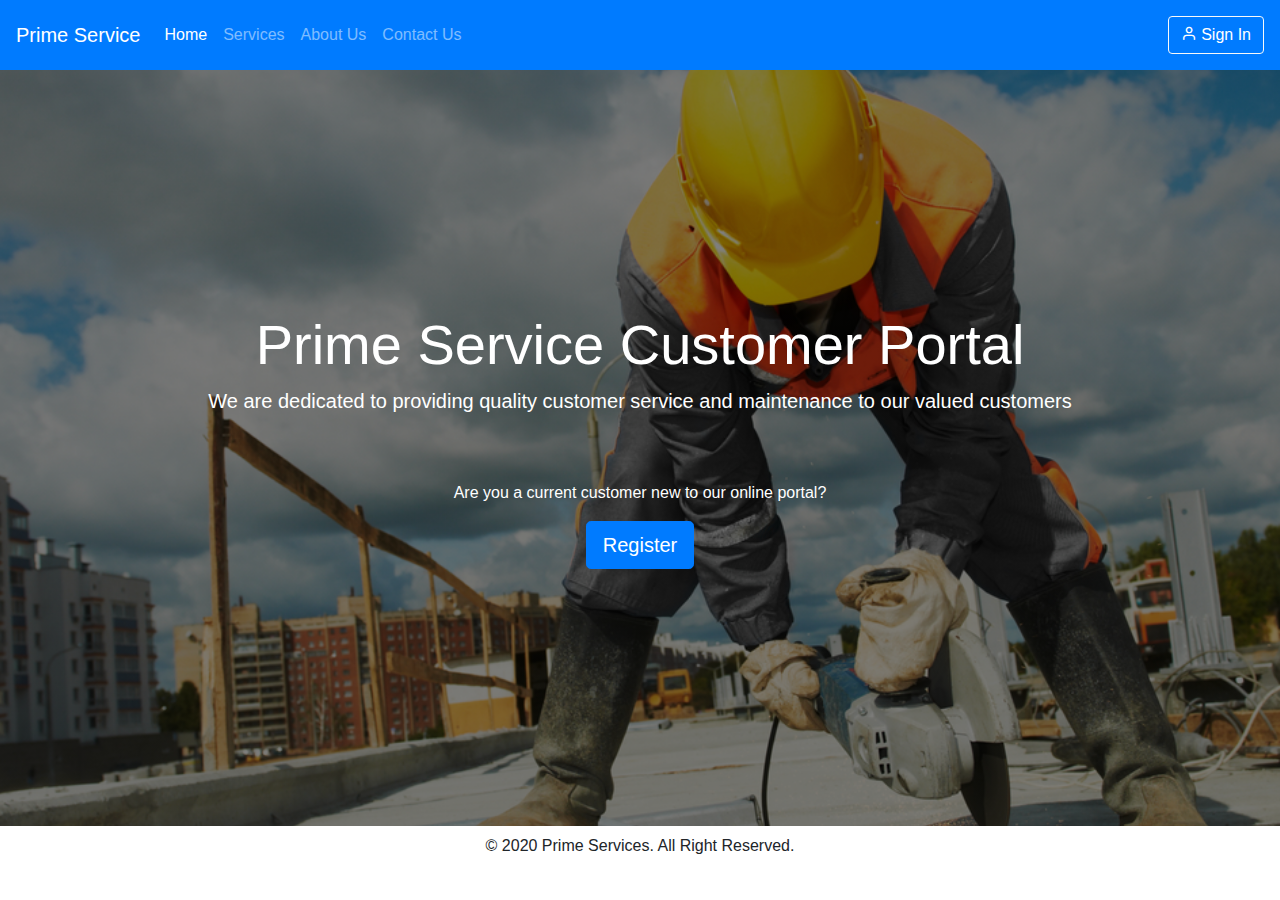
<file: flows/index.html>
<!--INDEX.HTML-->

<!DOCTYPE html>
<html lang="en">
<head>
  <meta name="viewport" content="width=device-width, initial-scale=1.0">
  <meta http-equiv="X-UA-Compatible" content="ie=edge">
  <link rel="stylesheet" href="https://maxcdn.bootstrapcdn.com/bootstrap/4.4.1/css/bootstrap.min.css">
  <link href="../css/feather.css" rel="stylesheet" type="text/css">
  <link rel="stylesheet" type="text/css" href="../css/style.css">
  <title>Prime Service</title>
</head>
<body>
  <nav class="navbar navbar-expand-lg navbar-dark bg-primary">
    <a class="navbar-brand" href="#"> Prime Service</a>
    <button class="navbar-toggler" type="button" data-toggle="collapse" data-target="#navbarSupportedContent" aria-controls="navbarSupportedContent" aria-expanded="false" aria-label="Toggle navigation">
    <span class="navbar-toggler-icon"></span>
    </button>

    <div class="collapse navbar-collapse" id="navbarSupportedContent">
      <div class="navbar-nav mr-auto">
        <a class="nav-item nav-link active" href="#">Home</a>
        <a class="nav-item nav-link" href="#">Services</a>
        <a class="nav-item nav-link" href="#">About Us</a>
        <a class="nav-item nav-link" href="#">Contact Us</a>
      </div>       
      <span class="navbar-text ">
      <form class="form-inline">
        <a href="./profile.html" class="btn btn-outline-light" type="button">
          <i class="feather-user"></i> Sign In
        </a>        
      </form>
      </span>
    </div>
  </nav>
<section>
    <div class="jumbotron height py-5 m-0 hr">
      <h1 class="display-4 text-center">Prime Service Customer Portal</h1>
      <p class="lead text-center">We are dedicated to providing quality customer service and maintenance to our valued
        customers </p>
      <hr class="my-4 text-center">
      <p class="text-center"> Are you a current customer new to our online portal? </p>
      <p class="lead text-center">
        <a class="btn btn-primary btn-lg m-auto" href="signup.html" role="button">Register</a>
      </p>
    </div>
</section>
  
  <footer class="text-center mb-0 pb-0 ">
    <div class="container">
    <p class="pt-2 pb-1 ">&copy; 2020 Prime Services. All Right Reserved.</p>
    </div>
  </footer>


  <!-- JQuery -->
  <script src="https://code.jquery.com/jquery-3.4.1.slim.min.js"
    integrity="sha384-J6qa4849blE2+poT4WnyKhv5vZF5SrPo0iEjwBvKU7imGFAV0wwj1yYfoRSJoZ+n" crossorigin="anonymous"></script>

    <!-- bootstrap js -->
  <script src="https://stackpath.bootstrapcdn.com/bootstrap/4.4.1/js/bootstrap.min.js"
    integrity="sha384-wfSDF2E50Y2D1uUdj0O3uMBJnjuUD4Ih7YwaYd1iqfktj0Uod8GCExl3Og8ifwB6" crossorigin="anonymous"></script>

</body>
</html>
</file>
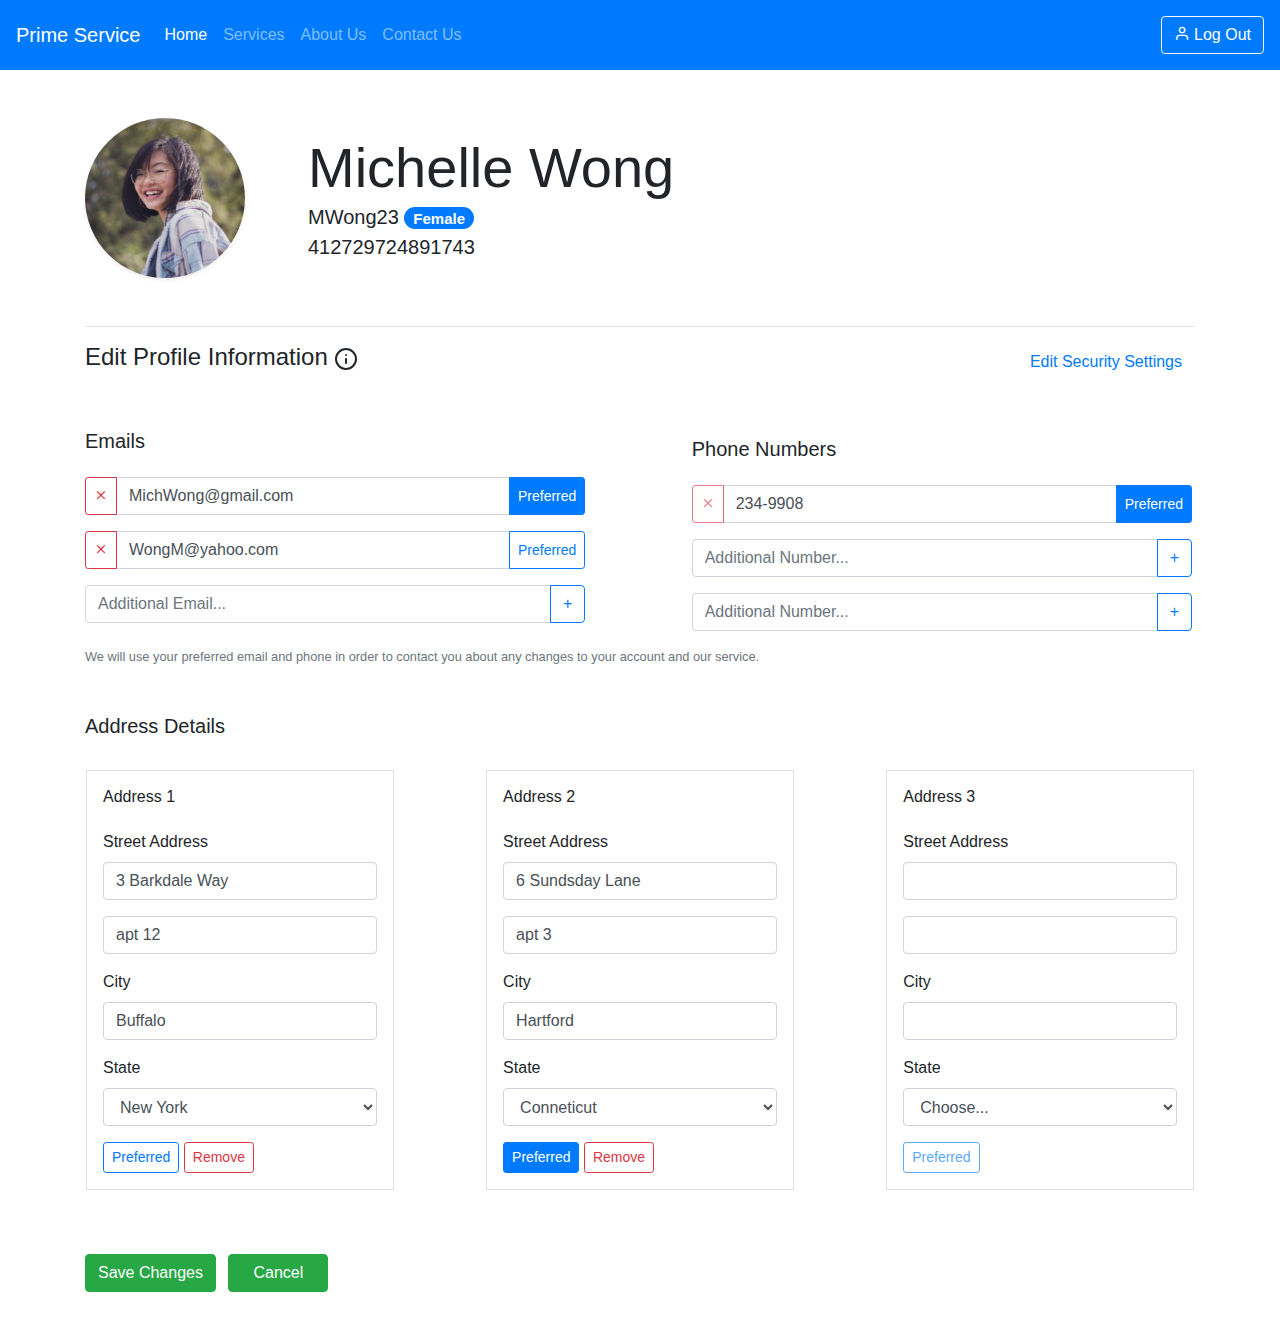
<file: flows/profile.html>
<!DOCTYPE html>
<html lang="en">
<head>
  <meta name="viewport" content="width=device-width, initial-scale=1.0">
  <meta http-equiv="X-UA-Compatible" content="ie=edge">
  <link rel="stylesheet" href="https://maxcdn.bootstrapcdn.com/bootstrap/4.4.1/css/bootstrap.min.css">
  <link href="https://fonts.googleapis.com/icon?family=Material+Icons"
      rel="stylesheet">
  <link href="../css/feather.css" rel="stylesheet" type="text/css">
  <link rel="stylesheet" type="text/css" href="../css/style.css">
  <title>Profile</title>
</head>
<body>
    <nav class="navbar  navbar-expand-lg navbar-dark bg-primary">
        <a class="navbar-brand" href="./index.html"> Prime Service</a>
        <button class="navbar-toggler" type="button" data-toggle="collapse" data-target="#navbarSupportedContent" aria-controls="navbarSupportedContent" aria-expanded="false" aria-label="Toggle navigation">
        <span class="navbar-toggler-icon"></span>
        </button>

        <div class="collapse navbar-collapse" id="navbarSupportedContent">
            <div class="navbar-nav mr-auto">
                <a class="nav-item nav-link active" href="./index.html">Home</a>
                <a class="nav-item nav-link" href="#">Services</a>
                <a class="nav-item nav-link" href="#">About Us</a>
                <a class="nav-item nav-link" href="#">Contact Us</a>
            </div> 
            <span class="navbar-text">
                <form class="form-inline">
                    <a href="./index.html" class="btn btn-outline-light" type="button">
                        <i class="feather-user"></i> Log Out
                    </a>
                </form>
            </span>
        </div>
    </nav>

    <div class="container my-5">
        <div class="row align-items-center justify-items-center mb-5">
            <div class="col-sm-2 mx-5 ml-md-0  d-flex flex-column align-items-center">
                <img src="../bio 1.jpg" class="rounded-circle image-fluid h-100 w-100 shadow-sm" alt="Profile Pic">
            </div>
            <div class="col my-3 d-flex flex-column align-items-center align-items-md-start  ">   
                <div class="row">
                    <span class="display-4" id="name">Michelle Wong</span>
                </div>     
                <div class="row ">
                    <span class="lead">MWong23 <span class="badge badge-pill badge-primary">Female</span></span>  
                </div>
                <div class="row ">
                    <span class="lead">412729724891743</span>  
                </div>              
            </div>
        </div>
        
        <hr/>

        <div class="row mb-5">            
            <h1 class="h4 col">Edit Profile Information  <svg
                xmlns="http://www.w3.org/2000/svg"
                width="24"
                height="24"
                viewBox="0 0 24 24"
                fill="none"
                stroke="currentColor"
                stroke-width="2"
                stroke-linecap="round"
                stroke-linejoin="round"
                data-target="#accountModal"
                data-toggle="modal"
                class="infoButton"
              >
                <circle cx="12" cy="12" r="10" />
                <line x1="12" y1="16" x2="12" y2="12"/>
                <line x1="12" y1="8" x2="12.01" y2="8" />
    
        
              </svg>
              </i>
                <div class="modal fade" id="accountModal" tabindex="-1" role="dialog" aria-labelledby="accountModalLabel" aria-hidden="true">
                    <div class="modal-dialog" role="document">
                      <div class="modal-content">
                        <div class="modal-header">
                          <h5 class="modal-title" id="accountModalLabel"><strong>Login Information</strong></h5>
                          <button type="button" class="close" data-dismiss="modal" aria-label="Close">
                            <span aria-hidden="true">&times;</span>
                          </button>
                        </div>
                        <div class="modal-body">
                        Date of Account Creation: 08/12/2017 <br><br>
                        Date of Last Account Lock: 09/12/2018
                        <br><p style="font-size: 15px;">from a <i class="material-icons">
                            android
                            </i> device </p> <br>
                        Date of Last Successful Login: 08/12/2019 <br><br>
                        Date of Latest User Activity: 09/12/2019 <br><br>
                        </div>
                      </div>
                    </div>
                  </div></h1>
            <div class="col d-flex justify-content-end">            
                <a class="btn btn-link" href="security.html"> Edit Security Settings</a>
            </div>    
        </div>
        
        <form class="mt-4">
            <div class="form-row">
                <div class="col-lg mb-4 mb-md-0">
                    <h2 class="h5 mb-4">Emails </h2>

                    <div class="input-group mb-3">
                        <div class="input-group-prepend">
                            <button class="btn btn-outline-danger btn-sm" type="button"><i class="feather-x" ></i></button> 
                        </div>  
                        <input type="text" class="form-control" name="email1" value="MichWong@gmail.com" aria-label="email 1"> 
                        <div class="input-group-append">
                            <button class="btn btn-primary btn-sm" type="button" >Preferred</button> 
                        </div>
                    </div>  

                    <div class="input-group mb-3">  
                        <div class="input-group-prepend">
                            <button class="btn btn-outline-danger btn-sm" type="button"><i class="feather-x" ></i></button> 
                        </div>                       
                        <input type="text" class="form-control" name="email2" value="WongM@yahoo.com" aria-label="email 2">  
                        <div class="input-group-append">
                            <button class="btn btn-outline-primary btn-sm" type="button">Preferred</button> 
                        </div>  
                    </div>

                    <div class="input-group mb-1">  
                        <input type="text" class="form-control" name="email3" placeholder="Additional Email..." aria-label="email 3">
                        <div class="input-group-append">
                            <button class="btn btn-outline-primary" type="button">+</button> 
                        </div>  
                    </div>                                     
                </div>

                <div class="col-sm-1"></div>

                <div class="col-lg p-2">
                    <h2 class="h5 mb-4 ">Phone Numbers </h2>

                    <div class="input-group mb-3">
                        <div class="input-group-prepend">
                            <button class="btn btn-outline-danger btn-sm" disabled type="button"><i class="feather-x" ></i></button> 
                        </div>  
                        <input type="tel" class="form-control" name="phone1" value="234-9908" aria-label="phone number 1"> 
                        <div class="input-group-append">
                            <button class="btn btn-primary btn-sm" type="button">Preferred</button> 
                        </div>
                    </div>  

                    <div class="input-group mb-3">  
                            <input type="tel" class="form-control" name="phone2" placeholder="Additional Number..." aria-label="phone number 2">
                            <div class="input-group-append">
                                <button class="btn btn-outline-primary" type="button">+</button> 
                            </div>  
                        </div>

                    <div class="input-group mb-1">  
                        <input type="tel" class="form-control" name="phone3" placeholder="Additional Number..." aria-label="phone number 3">
                        <div class="input-group-append">
                            <button class="btn btn-outline-primary" type="button">+</button> 
                        </div>  
                    </div>
                </div>         
                
            </div>   

            <div class="form-row mb-5">   
                <small id="preferredHelpBlock" class="form-text text-muted col">
                    We will use your preferred email and phone in order to contact you about any changes to your account and our service.
                </small>
            </div>

            <div class="form-row mb-md-5 mb-3">                
                <div class="col">  
                    <h2 class="h5 mb-3">Address Details</h2>

                    <div class="row p-3">
                        <div class="col-lg border p-3 mb-5 mb-md-0">
                            <p class="h6 mb-4">Address 1</p>

                            <div class="form-group mb-3">
                                <label for="ad1-line">Street Address</label>
                                <input type="text" name="ad1-line-1" class="form-control mb-3" value="3 Barkdale Way">
                                <input type="text" name="ad1-line-2" class="form-control" value="apt 12">
                            </div>

                            <div class="form-group mb-3">
                                <label for="ad1-city">City</label>
                                <input type="text" name="ad1-city" class="form-control" value="Buffalo">
                            </div>

                            <div class="form-group mb-3">
                                <label for="ad1-state">State</label>
                                <select type="text" name="ad1-state" class="form-control">
                                    <option value="NY" selected>New York</option>
                                    <option value="NJ">New Jersey</option>
                                    <option value="CT">Conneticut</option>
                                </select>
                            </div>

                            <button class="btn btn-sm btn-outline-primary">Preferred</button>
                            <button class="btn btn-sm btn-outline-danger">Remove</button>

                        </div>

                        <div class="col-sm-1"></div>

                        <div class="col-lg border p-3 mb-5 mb-md-0">
                            <p class="h6 mb-4">Address 2</p>

                            <div class="form-group mb-3">
                                <label for="ad2-line">Street Address</label>
                                <input type="text" name="ad2-line-1" class="form-control mb-3" value="6 Sundsday Lane">
                                <input type="text" name="ad2-line-2" class="form-control" value="apt 3">
                            </div>

                            <div class="form-group mb-3">
                                <label for="ad2-city">City</label>
                                <input type="text" name="ad2-city" class="form-control" value="Hartford">
                            </div>

                            <div class="form-group mb-3">
                                <label for="ad2-state">State</label>
                                <select type="text" name="ad2-state" class="form-control">
                                    <option value="NY">New York</option>
                                    <option value="NJ">New Jersey</option>
                                    <option value="CT" selected>Conneticut</option>
                                </select>
                            </div>   
                            
                            <button class="btn btn-sm btn-primary">Preferred</button>
                            <button class="btn btn-sm btn-outline-danger">Remove</button>
                        </div>

                        <div class="col-sm-1"></div>

                        <div class="col-lg border p-3 mb-md-0">
                            <p class="h6 mb-4">Address 3</p>

                            <div class="form-group mb-3">
                                <label for="ad3-line">Street Address</label>
                                <input type="text" name="ad3-line-1" class="form-control mb-3">
                                <input type="text" name="ad3-line-2" class="form-control">
                            </div>

                            <div class="form-group mb-3">
                                <label for="ad3-city">City</label>
                                <input type="text" name="ad3-city" class="form-control">
                            </div>

                            <div class="form-group mb-3">
                                <label for="ad3-state">State</label>
                                <select type="text" name="ad3-state" class="form-control">
                                    <option value="">Choose...</option>
                                    <option value="NY">New York</option>
                                    <option value="NJ">New Jersey</option>
                                    <option value="CT">Conneticut</option>
                                </select>
                            </div>    

                            <button class="btn btn-sm btn-outline-primary" disabled>Preferred</button>
                        </div>
                    </div>                    
                </div> 
            </div>

            <div class="form-row">    
                <div class="col">
                    <button class="btn btn-success" type="submit"> Save Changes </button>
                    <button class="btn btn-success ml-2 px-4" type="cancel"> Cancel </button>
                </div>
            </div>
        </form>
        </div>
    </div>


    <script src="https://code.jquery.com/jquery-3.4.1.slim.min.js" integrity="sha384-J6qa4849blE2+poT4WnyKhv5vZF5SrPo0iEjwBvKU7imGFAV0wwj1yYfoRSJoZ+n" crossorigin="anonymous"></script>
      <script src="https://cdn.jsdelivr.net/npm/popper.js@1.16.0/dist/umd/popper.min.js" integrity="sha384-Q6E9RHvbIyZFJoft+2mJbHaEWldlvI9IOYy5n3zV9zzTtmI3UksdQRVvoxMfooAo" crossorigin="anonymous"></script>
      <script src="https://stackpath.bootstrapcdn.com/bootstrap/4.4.1/js/bootstrap.min.js" integrity="sha384-wfSDF2E50Y2D1uUdj0O3uMBJnjuUD4Ih7YwaYd1iqfktj0Uod8GCExl3Og8ifwB6" crossorigin="anonymous"></script>
</body>
</html>
</file>
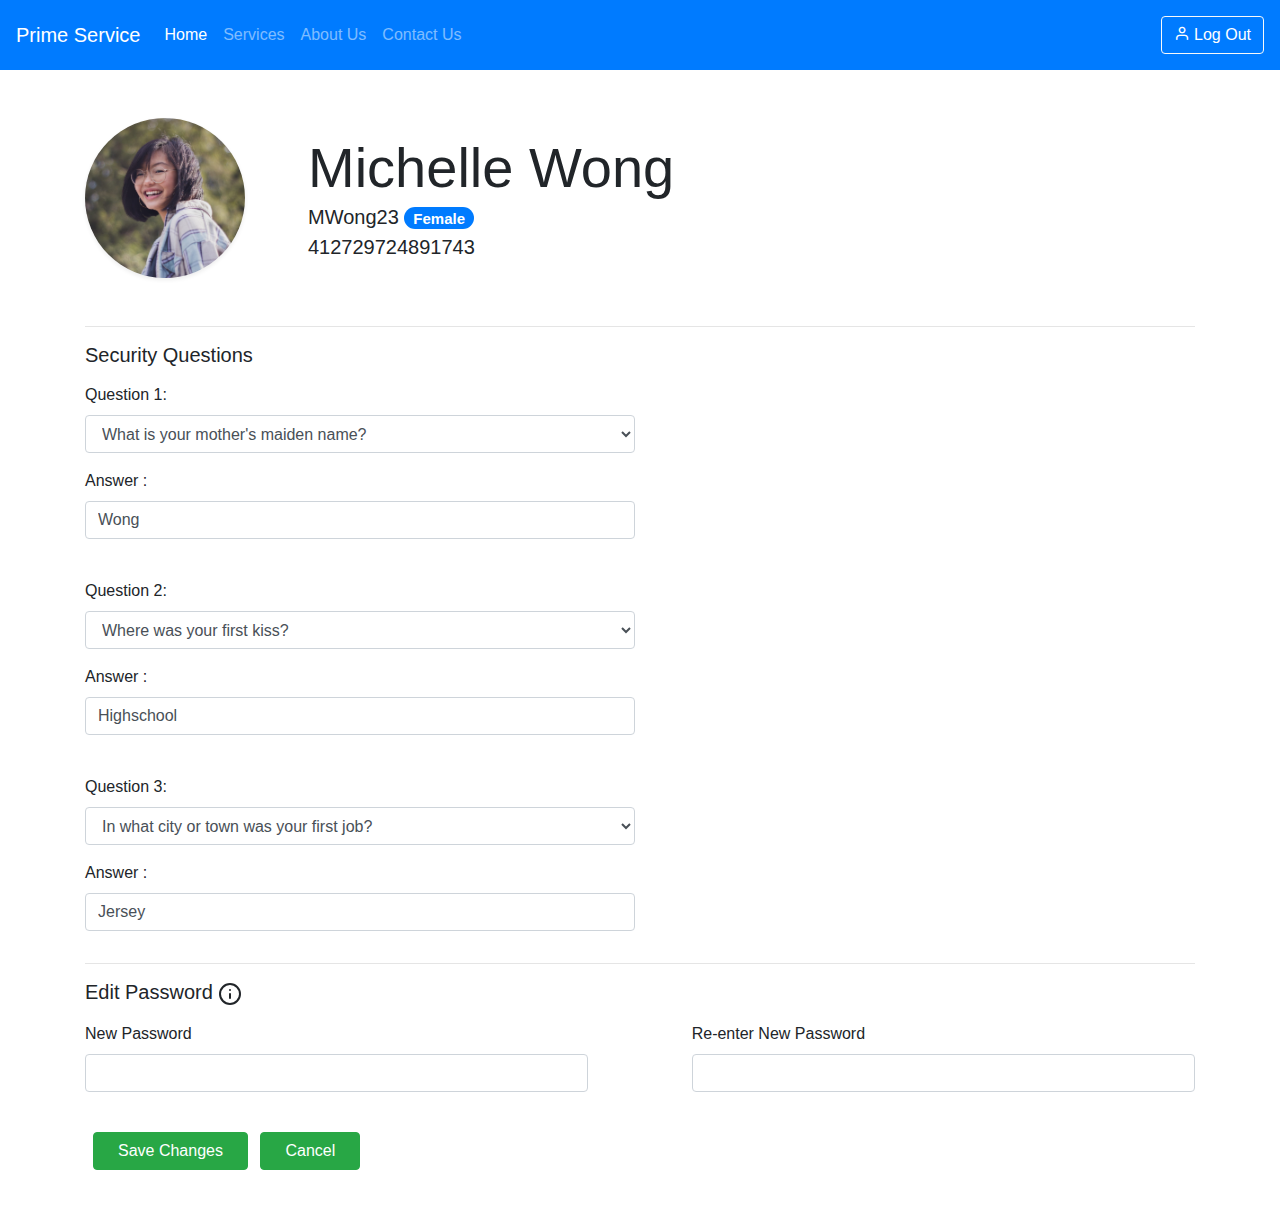
<file: flows/security.html>
<!DOCTYPE html>
<html lang="en">
<head>
  <meta name="viewport" content="width=device-width, initial-scale=1.0">
  <meta http-equiv="X-UA-Compatible" content="ie=edge">
  <link rel="stylesheet" href="https://maxcdn.bootstrapcdn.com/bootstrap/4.4.1/css/bootstrap.min.css">
  <link href="../css/feather.css" rel="stylesheet" type="text/css">
  <link rel="stylesheet" type="text/css" href="../css/style.css">
  <title>Profile</title>
</head>
<body>
    <nav class="navbar  navbar-expand-lg navbar-dark bg-primary">
        <a class="navbar-brand" href="./index.html"> Prime Service</a>
        <button class="navbar-toggler" type="button" data-toggle="collapse" data-target="#navbarSupportedContent" aria-controls="navbarSupportedContent" aria-expanded="false" aria-label="Toggle navigation">
        <span class="navbar-toggler-icon"></span>
        </button>

        <div class="collapse navbar-collapse" id="navbarSupportedContent">
            <div class="navbar-nav mr-auto">
                <a class="nav-item nav-link active" href="./index.html">Home</a>
                <a class="nav-item nav-link" href="#">Services</a>
                <a class="nav-item nav-link" href="#">About Us</a>
                <a class="nav-item nav-link" href="#">Contact Us</a>
            </div> 
            <span class="navbar-text">
                <form class="form-inline">
                    <a href="./index.html" class="btn btn-outline-light" type="button">
                        <i class="feather-user"></i> Log Out
                    </a>
                </form>
            </span>
        </div>
    </nav>
    <div class="container my-5">
        <div class="row align-items-center justify-items-center mb-5">
            <div class="col-sm-2 mx-5 ml-md-0  d-flex flex-column align-items-center">
                <img src="../bio 1.jpg" class="rounded-circle image-fluid h-100 w-100 shadow-sm" alt="Profile Pic">
            </div>
            <div class="col my-3 d-flex flex-column align-items-center align-items-md-start  ">   
                <div class="row">
                    <span class="display-4" id="name">Michelle Wong</span>
                </div>
                <div class="row ">
                    <span class="lead">MWong23 <span class="badge badge-pill badge-primary">Female</span></span>
                </div>
                <div class="row ">
                    <span class="lead">412729724891743</span>
                </div>
                </div>
            </div>
        <hr/>
        
        <!-- <h1 class="h4 mb-5">Security Settings</h1> -->

        <h2 class="h5 mb-3">Security Questions</h2>
        <form class="mb-4">
            <div class="form-row mb-4">  
                <div class="col-lg mb-md-0">

                    <div class="form-group mb-3">
                        <label for="question1">Question 1:</label>
                        <select type="text" name="question1" class="form-control">
                            <option value="Q1" selected>What is your mother's maiden name?</option>
                            <option value="Q2">Where was your first kiss?</option>
                            <option value="Q3">In what city or town was your first job?</option>
                        </select>
                    </div>

                    <div class="form-group mb-3">
                        <label for="answer1">Answer :</label>
                        <input type="text" name="answer1" class="form-control" value="Wong">
                    </div>
                </div>
                <div class="col-sm"></div>
            </div>
            
            <div class="form-row mb-4">  
                <div class="col-lg mb-md-0">

                    <div class="form-group mb-3">
                        <label for="question2">Question 2:</label>
                        <select type="text" name="question2" class="form-control">
                            <option value="Q1">What is your mother's maiden name?</option>
                            <option value="Q2" selected>Where was your first kiss?</option>
                            <option value="Q3">In what city or town was your first job?</option>
                        </select>
                    </div>

                    <div class="form-group mb-3">
                        <label for="answer2">Answer :</label>
                        <input type="text" name="answer2" class="form-control" value="Highschool">
                    </div>
                </div>
                <div class="col-sm"></div>
            </div>

            <div class="form-row mb-md-2 mb-3">  
                <div class="col-lg mb-md-0">

                    <div class="form-group mb-3">
                        <label for="question3">Question 3:</label>
                        <select type="text" name="question3" class="form-control">
                            <option value="Q1">What is your mother's maiden name?</option>
                            <option value="Q2">Where was your first kiss?</option>
                            <option value="Q3" selected>In what city or town was your first job?</option>
                        </select>
                    </div>

                    <div class="form-group mb-3">
                        <label for="answer3">Answer :</label>
                        <input type="text" name="answer3" class="form-control" value="Jersey">
                    </div>
                </div>
                <div class="col-sm"></div>
            </div>
            

            <hr />
            
            <h2 class="h5 mt-2 mb-3">Edit Password <svg xmlns="http://www.w3.org/2000/svg" width="24" height="24"
                    viewBox="0 0 24 24" fill="none" stroke="currentColor" stroke-width="2" stroke-linecap="round"
                    stroke-linejoin="round" data-target="#passwordModal" data-toggle="modal" class="infoButton">
                    <circle cx="12" cy="12" r="10" />
                    <line x1="12" y1="16" x2="12" y2="12" />
                    <line x1="12" y1="8" x2="12.01" y2="8" />
            
            
                </svg>
                </i>
                <div class="modal fade" id="passwordModal" tabindex="-1" role="dialog" aria-labelledby="passwordModalLabel"
                    aria-hidden="true">
                    <div class="modal-dialog" role="document">
                        <div class="modal-content">
                            <div class="modal-header">
                                <h5 class="modal-title" id="passwordModalLabel"><strong>Password Information</strong></h5>
                                <button type="button" class="close" data-dismiss="modal" aria-label="Close">
                                    <span aria-hidden="true">&times;</span>
                                </button>
                            </div>
                            <div class="modal-body">
                                Date of Last Password Change: 21/11/2024 <br><br>
                                Password Expiry Date: 26/12/2050 <br><br>
                            </div>
                        </div>
                    </div>
                </div>
            </h2>

            <div class="form-row">
                <div class="col-lg mb-md-0">
                    <div class="form-group">
                        <label for="new-pass">New Password</label>
                        <input type="password" name="new-pass" class="form-control">
                    </div>
                </div>
            
                <div class="col-md-1"></div>
            
                <div class="col-lg mb-md-0">
                    <div class="form-group">
                        <label for="new-pass-re">Re-enter New Password</label>
                        <input type="password" name="new-pass-re" class="form-control">
                    </div>
                </div>
                
            </div>
    
            <div class="form-row mt-4">
                <div class="col">
                    <a href="./profile.html" class="btn btn-success ml-2 px-4" type="submit">Save Changes</a>
                    <a href="./profile.html" class="btn btn-success ml-2 px-4" type="cancel"> Cancel </a>
                </div>
            </div>
        </form>

        

    </div>

    
      <script src="https://code.jquery.com/jquery-3.4.1.slim.min.js" integrity="sha384-J6qa4849blE2+poT4WnyKhv5vZF5SrPo0iEjwBvKU7imGFAV0wwj1yYfoRSJoZ+n" crossorigin="anonymous"></script>
      <script src="https://cdn.jsdelivr.net/npm/popper.js@1.16.0/dist/umd/popper.min.js" integrity="sha384-Q6E9RHvbIyZFJoft+2mJbHaEWldlvI9IOYy5n3zV9zzTtmI3UksdQRVvoxMfooAo" crossorigin="anonymous"></script>
      <script src="https://stackpath.bootstrapcdn.com/bootstrap/4.4.1/js/bootstrap.min.js" integrity="sha384-wfSDF2E50Y2D1uUdj0O3uMBJnjuUD4Ih7YwaYd1iqfktj0Uod8GCExl3Og8ifwB6" crossorigin="anonymous"></script>
</body>
</html>
</file>
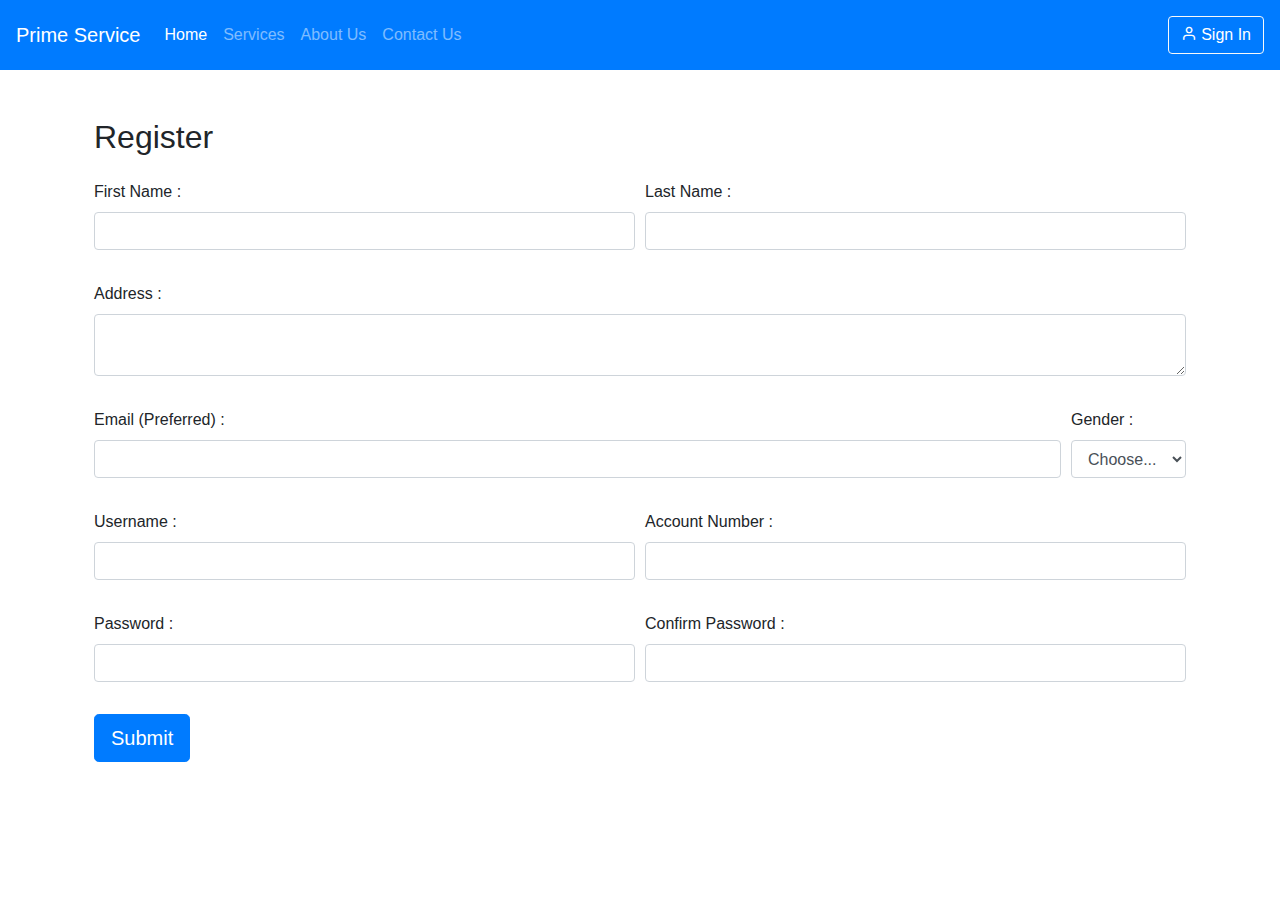
<file: flows/signup.html>
<!DOCTYPE html>
<html lang="en">
<head>
  <meta name="viewport" content="width=device-width, initial-scale=1.0">
  <meta http-equiv="X-UA-Compatible" content="ie=edge">
  <link rel="stylesheet" href="https://maxcdn.bootstrapcdn.com/bootstrap/4.4.1/css/bootstrap.min.css">
  <link href="../css/feather.css" rel="stylesheet" type="text/css">
  <link rel="stylesheet" type="text/css" href="../css/style.css">
  <title>Sign Up</title>
</head>
<body>
    <nav class="navbar  navbar-expand-lg navbar-dark bg-primary">
        <a class="navbar-brand" href="./index.html"> Prime Service</a>
        <button class="navbar-toggler" type="button" data-toggle="collapse" data-target="#navbarSupportedContent" aria-controls="navbarSupportedContent" aria-expanded="false" aria-label="Toggle navigation">
        <span class="navbar-toggler-icon"></span>
        </button>

        <div class="collapse navbar-collapse" id="navbarSupportedContent">
            <div class="navbar-nav mr-auto">
                <a class="nav-item nav-link active" href="./index.html">Home</a>
                <a class="nav-item nav-link" href="#">Services</a>
                <a class="nav-item nav-link" href="#">About Us</a>
                <a class="nav-item nav-link" href="#">Contact Us</a>
            </div>       
            <span class="navbar-text">
            <form class="form-inline">
                <a href="./profile.html" class="btn btn-outline-light" type="button">
                    <i class="feather-user"></i> Sign In
                </a>
            </form>
            </span>
        </div>
    </nav>

  <div class="container bg-special-1 p-4">            
        <h2 class="my-4">Register</h2>
        <form>
            <div class="form-row mb-3">
                <div class="form-group col">
                    <label for="fName">First Name :</label>
                    <input type="text" class="form-control" name="fName">
                </div>

                <div class="form-group col">
                    <label for="lName">Last Name :</label>
                    <input type="text" class="form-control" name="lName">
                </div>                
            </div>

            <div class="form-row mb-3">                
                <div class="form-group col">
                    <label for="address">Address :</label>
                    <textarea class="form-control" name="address"></textarea>
                </div>
            </div>
            <div class="form-row mb-3">
                <div class="form-group col">
                    <label for="email">Email (Preferred) :</label>
                    <input type="email" class="form-control" name="email">
                </div>
        

                <div class="form-group col-s">
                    <label for="gender">Gender :</label>
                    <select type="text" class="form-control" name="gender">
                        <option selected>Choose...</option>
                        <option value="m">Male</option>
                        <option value="f">Female</option>
                        <option value="o">Other</option>
                    </select>
                </div>               
            </div>
            
            <div class="form-row mb-3">
                <div class="form-group col">
                    <label for="username">Username :</label>
                    <input type="text" class="form-control" name="username">
                </div>
                <div class="form-group col">
                    <label for="account">Account Number :</label>
                    <input type="text" class="form-control" name="account">
                </div>
                
            </div>
         

            <div class="form-row mb-3">
                <div class="form-group col">
                        <label for="pass">Password :</label>
                        <input type="password" class="form-control" name="pass">
                    </div>

                <div class="form-group col">
                    <label for="confPass">Confirm Password :</label>
                    <input type="password" class="form-control" name="confPass">                
                </div>
            </div>
            
            <button type="submit" class="btn btn-lg btn-primary">Submit</button>
        </form>
    </div>


    <!-- JQuery -->
    <script src="https://code.jquery.com/jquery-3.4.1.slim.min.js"
        integrity="sha384-J6qa4849blE2+poT4WnyKhv5vZF5SrPo0iEjwBvKU7imGFAV0wwj1yYfoRSJoZ+n"
        crossorigin="anonymous"></script>
    
    <!-- bootstrap js -->
    <script src="https://stackpath.bootstrapcdn.com/bootstrap/4.4.1/js/bootstrap.min.js"
        integrity="sha384-wfSDF2E50Y2D1uUdj0O3uMBJnjuUD4Ih7YwaYd1iqfktj0Uod8GCExl3Og8ifwB6"
        crossorigin="anonymous"></script>

  </body>
  </html>
</file>
<file: css/feather.css>
@font-face {
	font-family: 'Feather';
	src:
	url('fonts/Feather.ttf?sdxovp') format('truetype'),
	url('fonts/Feather.woff?sdxovp') format('woff'),
	url('fonts/Feather.svg?sdxovp#Feather') format('svg');
	font-weight: normal;
	font-style: normal;
}
[class^="feather-"], [class*=" feather-"] {
	font-family: 'feather' !important;
	speak: none;
	font-style: normal;
	font-weight: normal;
	font-variant: normal;
	text-transform: none;
	line-height: 1;
	-webkit-font-smoothing: antialiased;
	-moz-osx-font-smoothing: grayscale;
}

.feather-activity:before {
	content: "\e900";
}
.feather-airplay:before {
	content: "\e901";
}
.feather-alert-circle:before {
	content: "\e902";
}
.feather-alert-octagon:before {
	content: "\e903";
}
.feather-alert-triangle:before {
	content: "\e904";
}
.feather-align-center:before {
	content: "\e905";
}
.feather-align-justify:before {
	content: "\e906";
}
.feather-align-left:before {
	content: "\e907";
}
.feather-align-right:before {
	content: "\e908";
}
.feather-anchor:before {
	content: "\e909";
}
.feather-aperture:before {
	content: "\e90a";
}
.feather-archive:before {
	content: "\e90b";
}
.feather-arrow-down:before {
	content: "\e90c";
}
.feather-arrow-down-circle:before {
	content: "\e90d";
}
.feather-arrow-down-left:before {
	content: "\e90e";
}
.feather-arrow-down-right:before {
	content: "\e90f";
}
.feather-arrow-left:before {
	content: "\e910";
}
.feather-arrow-left-circle:before {
	content: "\e911";
}
.feather-arrow-right:before {
	content: "\e912";
}
.feather-arrow-right-circle:before {
	content: "\e913";
}
.feather-arrow-up:before {
	content: "\e914";
}
.feather-arrow-up-circle:before {
	content: "\e915";
}
.feather-arrow-up-left:before {
	content: "\e916";
}
.feather-arrow-up-right:before {
	content: "\e917";
}
.feather-at-sign:before {
	content: "\e918";
}
.feather-award:before {
	content: "\e919";
}
.feather-bar-chart:before {
	content: "\e91a";
}
.feather-bar-chart-2:before {
	content: "\e91b";
}
.feather-battery:before {
	content: "\e91c";
}
.feather-battery-charging:before {
	content: "\e91d";
}
.feather-bell:before {
	content: "\e91e";
}
.feather-bell-off:before {
	content: "\e91f";
}
.feather-bluetooth:before {
	content: "\e920";
}
.feather-bold:before {
	content: "\e921";
}
.feather-book:before {
	content: "\e922";
}
.feather-book-open:before {
	content: "\e923";
}
.feather-bookmark:before {
	content: "\e924";
}
.feather-box:before {
	content: "\e925";
}
.feather-briefcase:before {
	content: "\e926";
}
.feather-calendar:before {
	content: "\e927";
}
.feather-camera:before {
	content: "\e928";
}
.feather-camera-off:before {
	content: "\e929";
}
.feather-cast:before {
	content: "\e92a";
}
.feather-check:before {
	content: "\e92b";
}
.feather-check-circle:before {
	content: "\e92c";
}
.feather-check-square:before {
	content: "\e92d";
}
.feather-chevron-down:before {
	content: "\e92e";
}
.feather-chevron-left:before {
	content: "\e92f";
}
.feather-chevron-right:before {
	content: "\e930";
}
.feather-chevron-up:before {
	content: "\e931";
}
.feather-chevrons-down:before {
	content: "\e932";
}
.feather-chevrons-left:before {
	content: "\e933";
}
.feather-chevrons-right:before {
	content: "\e934";
}
.feather-chevrons-up:before {
	content: "\e935";
}
.feather-chrome:before {
	content: "\e936";
}
.feather-circle:before {
	content: "\e937";
}
.feather-clipboard:before {
	content: "\e938";
}
.feather-clock:before {
	content: "\e939";
}
.feather-cloud:before {
	content: "\e93a";
}
.feather-cloud-drizzle:before {
	content: "\e93b";
}
.feather-cloud-lightning:before {
	content: "\e93c";
}
.feather-cloud-off:before {
	content: "\e93d";
}
.feather-cloud-rain:before {
	content: "\e93e";
}
.feather-cloud-snow:before {
	content: "\e93f";
}
.feather-code:before {
	content: "\e940";
}
.feather-codepen:before {
	content: "\e941";
}
.feather-command:before {
	content: "\e942";
}
.feather-compass:before {
	content: "\e943";
}
.feather-copy:before {
	content: "\e944";
}
.feather-corner-down-left:before {
	content: "\e945";
}
.feather-corner-down-right:before {
	content: "\e946";
}
.feather-corner-left-down:before {
	content: "\e947";
}
.feather-corner-left-up:before {
	content: "\e948";
}
.feather-corner-right-down:before {
	content: "\e949";
}
.feather-corner-right-up:before {
	content: "\e94a";
}
.feather-corner-up-left:before {
	content: "\e94b";
}
.feather-corner-up-right:before {
	content: "\e94c";
}
.feather-cpu:before {
	content: "\e94d";
}
.feather-credit-card:before {
	content: "\e94e";
}
.feather-crop:before {
	content: "\e94f";
}
.feather-crosshair:before {
	content: "\e950";
}
.feather-database:before {
	content: "\e951";
}
.feather-delete:before {
	content: "\e952";
}
.feather-disc:before {
	content: "\e953";
}
.feather-dollar-sign:before {
	content: "\e954";
}
.feather-download:before {
	content: "\e955";
}
.feather-download-cloud:before {
	content: "\e956";
}
.feather-droplet:before {
	content: "\e957";
}
.feather-edit:before {
	content: "\e958";
}
.feather-edit-2:before {
	content: "\e959";
}
.feather-edit-3:before {
	content: "\e95a";
}
.feather-external-link:before {
	content: "\e95b";
}
.feather-eye:before {
	content: "\e95c";
}
.feather-eye-off:before {
	content: "\e95d";
}
.feather-facebook:before {
	content: "\e95e";
}
.feather-fast-forward:before {
	content: "\e95f";
}
.feather-feather:before {
	content: "\e960";
}
.feather-file:before {
	content: "\e961";
}
.feather-file-minus:before {
	content: "\e962";
}
.feather-file-plus:before {
	content: "\e963";
}
.feather-file-text:before {
	content: "\e964";
}
.feather-film:before {
	content: "\e965";
}
.feather-filter:before {
	content: "\e966";
}
.feather-flag:before {
	content: "\e967";
}
.feather-folder:before {
	content: "\e968";
}
.feather-folder-minus:before {
	content: "\e969";
}
.feather-folder-plus:before {
	content: "\e96a";
}
.feather-gift:before {
	content: "\e96b";
}
.feather-git-branch:before {
	content: "\e96c";
}
.feather-git-commit:before {
	content: "\e96d";
}
.feather-git-merge:before {
	content: "\e96e";
}
.feather-git-pull-request:before {
	content: "\e96f";
}
.feather-github:before {
	content: "\e970";
}
.feather-gitlab:before {
	content: "\e971";
}
.feather-globe:before {
	content: "\e972";
}
.feather-grid:before {
	content: "\e973";
}
.feather-hard-drive:before {
	content: "\e974";
}
.feather-hash:before {
	content: "\e975";
}
.feather-headphones:before {
	content: "\e976";
}
.feather-heart:before {
	content: "\e977";
}
.feather-help-circle:before {
	content: "\e978";
}
.feather-home:before {
	content: "\e979";
}
.feather-image:before {
	content: "\e97a";
}
.feather-inbox:before {
	content: "\e97b";
}
.feather-info:before {
	content: "\e97c";
}
.feather-instagram:before {
	content: "\e97d";
}
.feather-italic:before {
	content: "\e97e";
}
.feather-layers:before {
	content: "\e97f";
}
.feather-layout:before {
	content: "\e980";
}
.feather-life-buoy:before {
	content: "\e981";
}
.feather-link:before {
	content: "\e982";
}
.feather-link-2:before {
	content: "\e983";
}
.feather-linkedin:before {
	content: "\e984";
}
.feather-list:before {
	content: "\e985";
}
.feather-loader:before {
	content: "\e986";
}
.feather-lock:before {
	content: "\e987";
}
.feather-log-in:before {
	content: "\e988";
}
.feather-log-out:before {
	content: "\e989";
}
.feather-mail:before {
	content: "\e98a";
}
.feather-map:before {
	content: "\e98b";
}
.feather-map-pin:before {
	content: "\e98c";
}
.feather-maximize:before {
	content: "\e98d";
}
.feather-maximize-2:before {
	content: "\e98e";
}
.feather-menu:before {
	content: "\e98f";
}
.feather-message-circle:before {
	content: "\e990";
}
.feather-message-square:before {
	content: "\e991";
}
.feather-mic:before {
	content: "\e992";
}
.feather-mic-off:before {
	content: "\e993";
}
.feather-minimize:before {
	content: "\e994";
}
.feather-minimize-2:before {
	content: "\e995";
}
.feather-minus:before {
	content: "\e996";
}
.feather-minus-circle:before {
	content: "\e997";
}
.feather-minus-square:before {
	content: "\e998";
}
.feather-monitor:before {
	content: "\e999";
}
.feather-moon:before {
	content: "\e99a";
}
.feather-more-horizontal:before {
	content: "\e99b";
}
.feather-more-vertical:before {
	content: "\e99c";
}
.feather-move:before {
	content: "\e99d";
}
.feather-music:before {
	content: "\e99e";
}
.feather-navigation:before {
	content: "\e99f";
}
.feather-navigation-2:before {
	content: "\e9a0";
}
.feather-octagon:before {
	content: "\e9a1";
}
.feather-package:before {
	content: "\e9a2";
}
.feather-paperclip:before {
	content: "\e9a3";
}
.feather-pause:before {
	content: "\e9a4";
}
.feather-pause-circle:before {
	content: "\e9a5";
}
.feather-percent:before {
	content: "\e9a6";
}
.feather-phone:before {
	content: "\e9a7";
}
.feather-phone-call:before {
	content: "\e9a8";
}
.feather-phone-forwarded:before {
	content: "\e9a9";
}
.feather-phone-incoming:before {
	content: "\e9aa";
}
.feather-phone-missed:before {
	content: "\e9ab";
}
.feather-phone-off:before {
	content: "\e9ac";
}
.feather-phone-outgoing:before {
	content: "\e9ad";
}
.feather-pie-chart:before {
	content: "\e9ae";
}
.feather-play:before {
	content: "\e9af";
}
.feather-play-circle:before {
	content: "\e9b0";
}
.feather-plus:before {
	content: "\e9b1";
}
.feather-plus-circle:before {
	content: "\e9b2";
}
.feather-plus-square:before {
	content: "\e9b3";
}
.feather-pocket:before {
	content: "\e9b4";
}
.feather-power:before {
	content: "\e9b5";
}
.feather-printer:before {
	content: "\e9b6";
}
.feather-radio:before {
	content: "\e9b7";
}
.feather-refresh-ccw:before {
	content: "\e9b8";
}
.feather-refresh-cw:before {
	content: "\e9b9";
}
.feather-repeat:before {
	content: "\e9ba";
}
.feather-rewind:before {
	content: "\e9bb";
}
.feather-rotate-ccw:before {
	content: "\e9bc";
}
.feather-rotate-cw:before {
	content: "\e9bd";
}
.feather-rss:before {
	content: "\e9be";
}
.feather-save:before {
	content: "\e9bf";
}
.feather-scissors:before {
	content: "\e9c0";
}
.feather-search:before {
	content: "\e9c1";
}
.feather-send:before {
	content: "\e9c2";
}
.feather-server:before {
	content: "\e9c3";
}
.feather-settings:before {
	content: "\e9c4";
}
.feather-share:before {
	content: "\e9c5";
}
.feather-share-2:before {
	content: "\e9c6";
}
.feather-shield:before {
	content: "\e9c7";
}
.feather-shield-off:before {
	content: "\e9c8";
}
.feather-shopping-bag:before {
	content: "\e9c9";
}
.feather-shopping-cart:before {
	content: "\e9ca";
}
.feather-shuffle:before {
	content: "\e9cb";
}
.feather-sidebar:before {
	content: "\e9cc";
}
.feather-skip-back:before {
	content: "\e9cd";
}
.feather-skip-forward:before {
	content: "\e9ce";
}
.feather-slack:before {
	content: "\e9cf";
}
.feather-slash:before {
	content: "\e9d0";
}
.feather-sliders:before {
	content: "\e9d1";
}
.feather-smartphone:before {
	content: "\e9d2";
}
.feather-speaker:before {
	content: "\e9d3";
}
.feather-square:before {
	content: "\e9d4";
}
.feather-star:before {
	content: "\e9d5";
}
.feather-stop-circle:before {
	content: "\e9d6";
}
.feather-sun:before {
	content: "\e9d7";
}
.feather-sunrise:before {
	content: "\e9d8";
}
.feather-sunset:before {
	content: "\e9d9";
}
.feather-tablet:before {
	content: "\e9da";
}
.feather-tag:before {
	content: "\e9db";
}
.feather-target:before {
	content: "\e9dc";
}
.feather-terminal:before {
	content: "\e9dd";
}
.feather-thermometer:before {
	content: "\e9de";
}
.feather-thumbs-down:before {
	content: "\e9df";
}
.feather-thumbs-up:before {
	content: "\e9e0";
}
.feather-toggle-left:before {
	content: "\e9e1";
}
.feather-toggle-right:before {
	content: "\e9e2";
}
.feather-trash:before {
	content: "\e9e3";
}
.feather-trash-2:before {
	content: "\e9e4";
}
.feather-trending-down:before {
	content: "\e9e5";
}
.feather-trending-up:before {
	content: "\e9e6";
}
.feather-triangle:before {
	content: "\e9e7";
}
.feather-truck:before {
	content: "\e9e8";
}
.feather-tv:before {
	content: "\e9e9";
}
.feather-twitter:before {
	content: "\e9ea";
}
.feather-type:before {
	content: "\e9eb";
}
.feather-umbrella:before {
	content: "\e9ec";
}
.feather-underline:before {
	content: "\e9ed";
}
.feather-unlock:before {
	content: "\e9ee";
}
.feather-upload:before {
	content: "\e9ef";
}
.feather-upload-cloud:before {
	content: "\e9f0";
}
.feather-user:before {
	content: "\e9f1";
}
.feather-user-check:before {
	content: "\e9f2";
}
.feather-user-minus:before {
	content: "\e9f3";
}
.feather-user-plus:before {
	content: "\e9f4";
}
.feather-user-x:before {
	content: "\e9f5";
}
.feather-users:before {
	content: "\e9f6";
}
.feather-video:before {
	content: "\e9f7";
}
.feather-video-off:before {
	content: "\e9f8";
}
.feather-voicemail:before {
	content: "\e9f9";
}
.feather-volume:before {
	content: "\e9fa";
}
.feather-volume-1:before {
	content: "\e9fb";
}
.feather-volume-2:before {
	content: "\e9fc";
}
.feather-volume-x:before {
	content: "\e9fd";
}
.feather-watch:before {
	content: "\e9fe";
}
.feather-wifi:before {
	content: "\e9ff";
}
.feather-wifi-off:before {
	content: "\ea00";
}
.feather-wind:before {
	content: "\ea01";
}
.feather-x:before {
	content: "\ea02";
}
.feather-x-circle:before {
	content: "\ea03";
}
.feather-x-square:before {
	content: "\ea04";
}
.feather-youtube:before {
	content: "\ea05";
}
.feather-zap:before {
	content: "\ea06";
}
.feather-zap-off:before {
	content: "\ea07";
}
.feather-zoom-in:before {
	content: "\ea08";
}
.feather-zoom-out:before {
	content: "\ea09";
}
</file>
<file: css/style.css>
/*STYLE.CSS*/

.hr{
    background: linear-gradient( rgba(0,0,0,0.5), rgba(0, 0, 0, 0.5) ),url("../hero.jpg") no-repeat center center fixed;
    background-size: cover;
    min-height: 84vh;
    display: flex;
    flex-direction: column;
    align-items: center;
    justify-content: center;
    color: white;
    border-radius: 0px;
}

@media only screen and (max-width: 400px) {
    #name {
        text-align: center;
    }
  }

.infoButton:hover{
    stroke: #0275d8 ;
}


height{
    height: 100vh;
}

.footer{
    height: 7vh;
   margin: 0 0 -50px 0!important;
  
}
</file>
